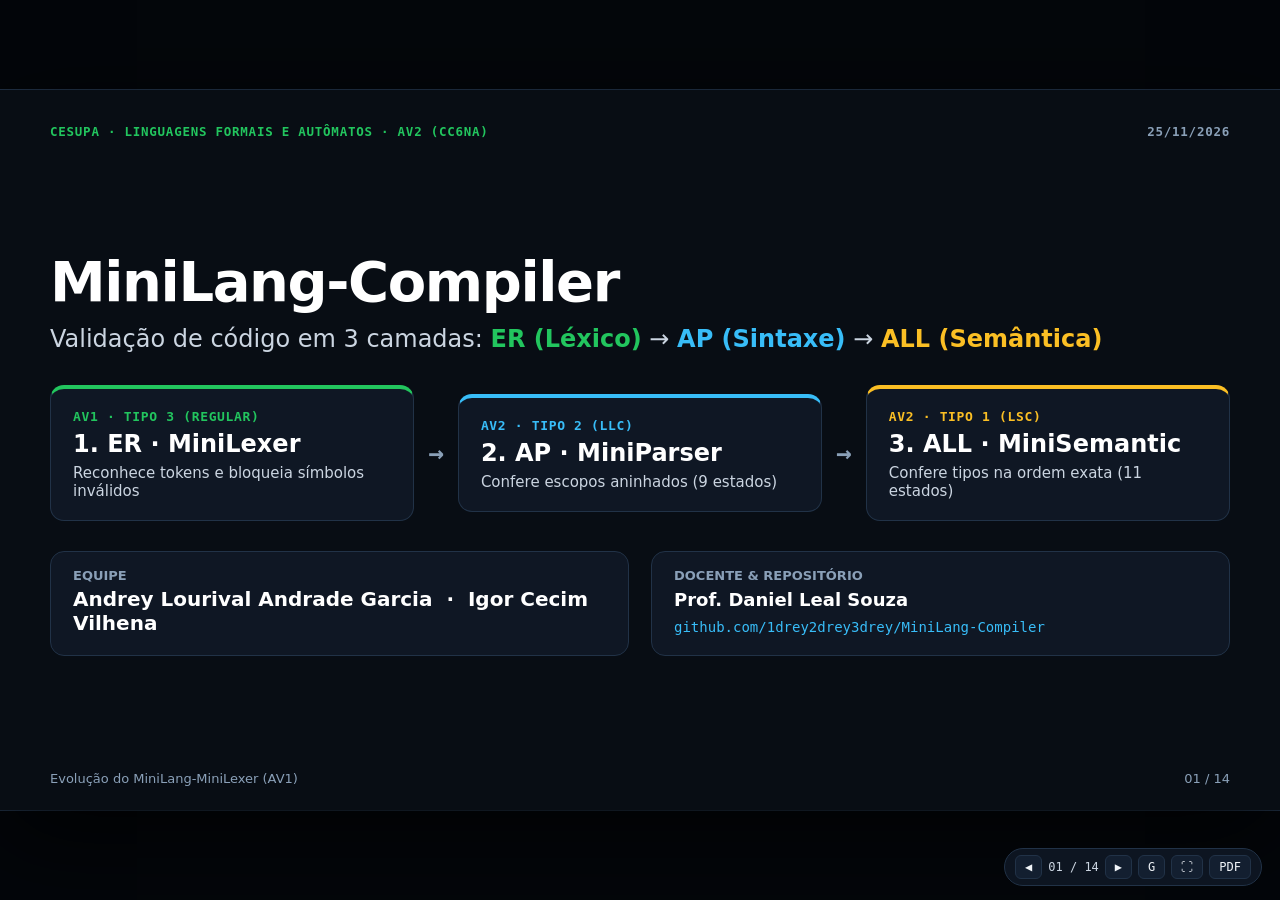
<file: docs/apresentacao_av2/slides.html>
<!DOCTYPE html>
<html lang="pt-BR">
<head>
  <meta charset="UTF-8">
  <meta name="viewport" content="width=device-width, initial-scale=1.0">
  <title>MiniLang-Compiler (AV2) — Apresentação Didática LFA</title>
  <style>
    :root {
      color-scheme: dark;
      --bg: #080d14;
      --surface: #0f1724;
      --inset: #131f30;
      --border: #213247;
      --text: #f1f5f9;
      --sub: #cbd5e1;
      --muted: #8aa0b8;
      --green: #22c55e;
      --green-soft: rgb(34 197 94 / 0.14);
      --cyan: #38bdf8;
      --cyan-soft: rgb(56 189 248 / 0.13);
      --amber: #fbbf24;
      --amber-soft: rgb(251 191 36 / 0.14);
      --red: #fb7185;
      --red-soft: rgb(251 113 133 / 0.15);
      --violet: #c084fc;
      --violet-soft: rgb(192 132 252 / 0.14);
      --sans: "Segoe UI", system-ui, -apple-system, sans-serif;
      --mono: "Cascadia Code", "JetBrains Mono", Consolas, monospace;
    }

    *, *::before, *::after { box-sizing: border-box; }

    html, body {
      margin: 0; padding: 0;
      background: #03060a;
      color: var(--text);
      font-family: var(--sans);
      -webkit-font-smoothing: antialiased;
    }

    /* ===== STAGE ===== */
    body.present-mode {
      overflow: hidden; width: 100vw; height: 100vh;
      display: flex; align-items: center; justify-content: center;
    }
    body.present-mode .deck { position: relative; width: 1280px; height: 720px; transform-origin: center center; }
    body.present-mode .slide { display: none; margin: 0; box-shadow: 0 28px 90px rgb(0 0 0 / 0.75), 0 0 0 1px var(--border); }
    body.present-mode .slide.is-current { display: flex; }

    body.overview-mode { padding: 28px 0 80px; }
    body.overview-mode .deck { display: flex; flex-direction: column; align-items: center; gap: 28px; }
    body.overview-mode .slide { box-shadow: 0 16px 48px rgb(0 0 0 / 0.65), 0 0 0 1px var(--border); }

    /* ===== SLIDE CANVAS: EXACT 16:9 (1280x720) ===== */
    .slide {
      width: 1280px; height: 720px;
      background: var(--bg);
      padding: 34px 50px 24px;
      display: flex; flex-direction: column; justify-content: space-between;
      position: relative; overflow: hidden;
      break-after: page; page-break-after: always;
    }

    /* ===== HEADER ===== */
    .ae-head { display: flex; flex-direction: column; gap: 6px; padding-bottom: 13px; border-bottom: 1px solid var(--border); }
    .ae-meta {
      display: flex; align-items: center; justify-content: space-between;
      font-family: var(--mono); font-size: 12.5px; font-weight: 700;
      letter-spacing: 0.06em; text-transform: uppercase; color: var(--cyan);
    }
    .ae-meta.amber { color: var(--amber); }
    .ae-meta.green { color: var(--green); }
    .ae-meta.violet { color: var(--violet); }
    .ae-num { color: var(--muted); font-weight: 600; }

    h1 { margin: 0; font-size: 56px; line-height: 1.06; letter-spacing: -0.025em; font-weight: 800; color: #ffffff; }
    h2.assertion { margin: 0; font-size: 28px; line-height: 1.22; letter-spacing: -0.015em; font-weight: 700; color: #ffffff; }
    h2.assertion .hi-c { color: var(--cyan); }
    h2.assertion .hi-a { color: var(--amber); }
    h2.assertion .hi-g { color: var(--green); }

    .ae-body { flex: 1; display: flex; flex-direction: column; justify-content: center; gap: 18px; padding: 14px 0 8px; min-height: 0; }
    .ae-foot { display: flex; align-items: center; justify-content: space-between; font-size: 13px; color: var(--muted); padding-top: 8px; }
    code, .mono { font-family: var(--mono); }

    /* ===== TAGS, PANELS & BULLET POINTS ===== */
    .tag {
      display: inline-flex; align-items: center; gap: 6px; padding: 4px 12px; border-radius: 999px;
      font-family: var(--mono); font-size: 12.5px; font-weight: 700; white-space: nowrap;
      border: 1px solid var(--border); background: var(--surface); color: var(--sub);
    }
    .tag.cyan { color: var(--cyan); border-color: rgb(56 189 248 / 0.45); background: var(--cyan-soft); }
    .tag.amber { color: var(--amber); border-color: rgb(251 191 36 / 0.45); background: var(--amber-soft); }
    .tag.green { color: var(--green); border-color: rgb(34 197 94 / 0.45); background: var(--green-soft); }
    .tag.red { color: var(--red); border-color: rgb(251 113 133 / 0.45); background: var(--red-soft); }
    .tag.violet { color: var(--violet); border-color: rgb(192 132 252 / 0.45); background: var(--violet-soft); }

    .panel {
      background: var(--surface); border: 1px solid var(--border); border-radius: 14px;
      padding: 20px 24px; display: flex; flex-direction: column; gap: 14px;
    }
    .panel.top-c { border-top: 4px solid var(--cyan); }
    .panel.top-a { border-top: 4px solid var(--amber); }
    .panel.top-g { border-top: 4px solid var(--green); }
    .panel.top-v { border-top: 4px solid var(--violet); }
    .panel.left-c { border-left: 5px solid var(--cyan); }
    .panel.left-a { border-left: 5px solid var(--amber); }
    .panel.left-g { border-left: 5px solid var(--green); }
    .panel.left-r { border-left: 5px solid var(--red); }

    .panel-h { display: flex; justify-content: space-between; align-items: center; gap: 10px; }
    .panel-h strong { font-size: 19px; color: #ffffff; }

    /* Crisp didactic bullet points */
    .pts {
      margin: 0; padding: 0; list-style: none;
      display: flex; flex-direction: column; gap: 14px;
      font-size: 17.5px; line-height: 1.45; color: var(--sub);
    }
    .pts li { position: relative; padding-left: 22px; }
    .pts li::before {
      content: "●";
      position: absolute;
      left: 0;
      top: 0;
      color: var(--cyan);
      font-size: 11px;
      line-height: 25px;
    }
    .pts.green li::before { color: var(--green); }
    .pts.amber li::before { color: var(--amber); }
    .pts.violet li::before { color: var(--violet); }
    .pts strong { color: #ffffff; }
    .pts code { color: #e2e8f0; background: rgb(255 255 255 / 0.06); padding: 1px 5px; border-radius: 4px; font-size: 0.92em; }
    .pts.compact { gap: 10px; font-size: 16px; }

    .grid2 { display: grid; grid-template-columns: 1fr 1fr; gap: 22px; }
    .grid3 { display: grid; grid-template-columns: repeat(3, 1fr); gap: 16px; }
    .grid4 { display: grid; grid-template-columns: repeat(4, 1fr); gap: 14px; }

    /* ===== SLIDE 1 COVER ===== */
    .cover-ribbon { display: grid; grid-template-columns: 1fr auto 1fr auto 1fr; align-items: center; gap: 14px; }
    .rib-card { background: var(--surface); border: 1px solid var(--border); border-radius: 14px; padding: 20px 22px; display: flex; flex-direction: column; gap: 6px; }
    .rib-step { font-family: var(--mono); font-size: 13px; font-weight: 700; text-transform: uppercase; letter-spacing: 0.05em; }
    .rib-title { font-size: 24px; font-weight: 800; color: #ffffff; }
    .rib-desc { font-size: 15px; color: var(--sub); }
    .big-arrow { font-family: var(--mono); font-size: 26px; font-weight: 800; color: var(--muted); }

    /* ===== CODE & MAPPING ===== */
    .code-stage {
      background: #050910; border: 1px solid var(--border); border-radius: 14px;
      padding: 22px 24px; font-family: var(--mono); font-size: 18px; line-height: 1.85;
      display: flex; flex-direction: column; justify-content: center; gap: 4px;
    }
    .code-stage .ln { color: #475f78; margin-right: 14px; user-select: none; font-size: 14px; }
    .code-stage .kw { color: #7dd3fc; font-weight: 700; }
    .code-stage .hl-c { background: rgb(56 189 248 / 0.18); border: 1px solid rgb(56 189 248 / 0.45); border-radius: 5px; padding: 1px 6px; color: #e0f2fe; font-weight: 800; }
    .code-stage .hl-a { background: rgb(251 191 36 / 0.18); border: 1px solid rgb(251 191 36 / 0.5); border-radius: 5px; padding: 1px 6px; color: #fef3c7; font-weight: 800; }

    .bridge-strip {
      background: var(--inset); border: 1px solid var(--border); border-radius: 12px;
      padding: 13px 22px; display: flex; align-items: center; justify-content: space-between;
      font-size: 16px; color: var(--sub);
    }
    .bridge-strip code { font-size: 19px; font-weight: 800; color: #ffffff; }

    /* Mini mapping table for ER / AP / ALL concept slides */
    .map-list { display: flex; flex-direction: column; gap: 10px; flex: 1; justify-content: center; }
    .map-row {
      background: var(--inset); border: 1px solid var(--border); border-radius: 10px;
      padding: 11px 16px; display: grid; grid-template-columns: 1fr auto 1fr; align-items: center; gap: 12px;
      font-family: var(--mono); font-size: 15.5px;
    }
    .map-row .m-l { color: #ffffff; font-weight: 700; }
    .map-row .m-a { color: var(--muted); font-weight: 800; }
    .map-row .m-r { text-align: right; font-weight: 700; }
    .map-row.err { border-color: rgb(251 113 133 / 0.5); background: var(--red-soft); }

    /* Spec pill grid for AP & ALL concept slides */
    .spec-grid { display: grid; grid-template-columns: 1fr 1fr; gap: 12px; }
    .spec-box {
      background: var(--inset); border: 1px solid var(--border); border-radius: 10px;
      padding: 13px 16px; display: flex; flex-direction: column; gap: 5px;
    }
    .spec-box span { font-size: 12.5px; font-weight: 700; text-transform: uppercase; color: var(--muted); font-family: var(--mono); }
    .spec-box strong { font-family: var(--mono); font-size: 16.5px; color: #ffffff; }

    /* ===== SLIDE 4 ANATOMY ===== */
    .dissect-box { background: var(--surface); border: 1px solid var(--border); border-radius: 16px; padding: 24px 26px; display: flex; flex-direction: column; gap: 18px; }
    .dissect-row { display: flex; align-items: stretch; justify-content: center; gap: 10px; font-family: var(--mono); }
    .d-chunk { display: flex; flex-direction: column; align-items: center; justify-content: center; gap: 8px; padding: 15px 22px; border-radius: 12px; border: 2px solid var(--border); }
    .d-chunk .sym { font-size: 28px; font-weight: 800; letter-spacing: 0.04em; }
    .d-chunk .lbl { font-family: var(--sans); font-size: 13.5px; font-weight: 700; }
    .d-chunk.c { background: var(--cyan-soft); border-color: var(--cyan); color: #e0f2fe; }
    .d-chunk.c .lbl { color: var(--cyan); }
    .d-chunk.a { background: var(--amber-soft); border-color: var(--amber); color: #fef3c7; }
    .d-chunk.a .lbl { color: var(--amber); }
    .d-chunk.m { background: var(--inset); border-color: var(--border); color: var(--muted); padding: 15px 15px; }

    /* ===== SLIDE 5 PUMPING ===== */
    .visual-demo {
      background: var(--inset); border: 1px solid var(--border); border-radius: 12px;
      padding: 14px 16px; display: flex; flex-direction: column; gap: 10px; align-items: center;
    }
    .tok-row { display: flex; align-items: center; gap: 6px; font-family: var(--mono); font-size: 19px; font-weight: 800; }
    .tok { padding: 5px 10px; border-radius: 7px; border: 1px solid var(--border); background: var(--surface); }
    .tok.r { background: var(--red-soft); border-color: var(--red); color: #fecdd3; }
    .lifo-compare { display: grid; grid-template-columns: 1fr 1fr; gap: 10px; width: 100%; }
    .lc-box { background: var(--surface); border: 1px solid var(--border); border-radius: 9px; padding: 9px 10px; text-align: center; font-family: var(--mono); font-size: 13.5px; }
    .lc-box strong { display: block; font-family: var(--sans); font-size: 13px; margin-bottom: 3px; }

    /* ===== SLIDE 7 GLC ===== */
    .rule-card { background: var(--inset); border: 1px solid var(--border); border-radius: 10px; padding: 12px 16px; display: flex; flex-direction: column; gap: 5px; }
    .rule-lbl { font-size: 12.5px; font-weight: 700; text-transform: uppercase; letter-spacing: 0.04em; color: var(--muted); }
    .rule-code { font-family: var(--mono); font-size: 18px; font-weight: 700; color: #ffffff; }
    .build-steps { display: flex; flex-direction: column; justify-content: space-between; gap: 11px; flex: 1; }
    .b-step { background: var(--inset); border: 1px solid var(--border); border-radius: 10px; padding: 12px 15px; display: flex; align-items: center; justify-content: space-between; gap: 12px; }
    .b-step.ok { background: var(--green-soft); border-color: rgb(34 197 94 / 0.45); }
    .b-step .b-num { font-family: var(--mono); font-size: 13px; font-weight: 800; color: var(--cyan); min-width: 80px; }
    .b-step .b-str { font-family: var(--mono); font-size: 18px; font-weight: 700; color: #ffffff; flex: 1; }
    .b-step .b-note { font-size: 13.5px; color: var(--sub); text-align: right; }

    /* ===== SLIDE 8 STACK STORY ===== */
    .stack-story { display: grid; grid-template-columns: repeat(5, 1fr); gap: 14px; flex: 1; align-items: stretch; }
    .st-frame { background: var(--surface); border: 1px solid var(--border); border-radius: 14px; padding: 16px 14px; display: flex; flex-direction: column; align-items: center; justify-content: space-between; gap: 10px; }
    .st-frame.final { border-color: var(--green); background: linear-gradient(180deg, var(--surface), rgb(34 197 94 / 0.08)); }
    .st-top { text-align: center; }
    .st-top .st-step { font-family: var(--mono); font-size: 12px; font-weight: 700; color: var(--muted); text-transform: uppercase; }
    .st-top .st-read { font-family: var(--mono); font-size: 20px; font-weight: 800; color: #ffffff; margin-top: 4px; }
    .st-tower { display: flex; flex-direction: column; align-items: center; justify-content: flex-end; gap: 6px; flex: 1; width: 100%; }
    .s-blk { width: 72px; height: 36px; border-radius: 8px; border: 2px solid var(--cyan); background: var(--cyan-soft); color: #ffffff; font-family: var(--mono); font-size: 20px; font-weight: 800; display: flex; align-items: center; justify-content: center; }
    .s-blk.p { border-color: var(--amber); background: var(--amber-soft); color: #fef3c7; }
    .s-blk.z { border-color: var(--green); background: var(--green-soft); color: #bbf7d0; }
    .st-action { font-size: 14px; font-weight: 700; color: var(--sub); text-align: center; }

    .err-strip {
      background: var(--red-soft); border: 1px solid rgb(251 113 133 / 0.5); border-radius: 12px;
      padding: 13px 22px; display: flex; align-items: center; justify-content: space-between;
      font-size: 16.5px; color: #ffe4e6;
    }
    .err-strip code { font-size: 18px; font-weight: 800; color: #ffffff; }

    /* ===== SLIDES 9 & 12 FULL-WIDTH SVG ===== */
    .full-svg-card {
      background: var(--surface); border: 1px solid var(--border); border-radius: 16px;
      padding: 14px 18px; flex: 1; display: flex; align-items: center; justify-content: center; min-height: 0;
    }
    .full-svg-card svg { width: 100%; height: 100%; max-height: 410px; display: block; }

    .aut-node { fill: #0d1624; stroke: #4e6985; stroke-width: 2.2; }
    .aut-node.init { stroke: var(--green); stroke-width: 2.5; }
    .aut-node.c { fill: rgb(56 189 248 / 0.16); stroke: var(--cyan); stroke-width: 2.6; }
    .aut-node.a { fill: rgb(251 191 36 / 0.14); stroke: var(--amber); stroke-width: 2.4; }
    .aut-node.v { fill: rgb(192 132 252 / 0.14); stroke: var(--violet); stroke-width: 2.4; }
    .aut-node.ok { fill: rgb(34 197 94 / 0.22); stroke: var(--green); stroke-width: 2.8; }
    .aut-lbl { font-family: var(--mono); font-size: 15px; font-weight: 800; fill: #ffffff; text-anchor: middle; dominant-baseline: central; }
    .aut-edge { fill: none; stroke: #647f9c; stroke-width: 2; }
    .aut-edge.c { stroke: var(--cyan); stroke-width: 2.4; }
    .aut-edge.a { stroke: var(--amber); stroke-width: 2.3; }
    .aut-edge.v { stroke: var(--violet); stroke-width: 2.3; }
    .aut-edge.g { stroke: var(--green); stroke-width: 2.5; }
    .aut-elbl { font-family: var(--mono); font-size: 12.5px; font-weight: 700; fill: #dbeafe; text-anchor: middle; }
    .aut-elbl.c { fill: #7dd3fc; }
    .aut-elbl.a { fill: #fde68a; }
    .aut-elbl.v { fill: #e9d5ff; }
    .aut-elbl.g { fill: #86efac; }

    .zone-strip { display: grid; grid-template-columns: repeat(3, 1fr); gap: 14px; }
    .zone-strip.four { grid-template-columns: repeat(4, 1fr); }
    .zone-card { background: var(--surface); border: 1px solid var(--border); border-radius: 10px; padding: 10px 14px; display: flex; align-items: center; justify-content: space-between; font-size: 14px; color: var(--sub); }
    .zone-card strong { color: #ffffff; font-family: var(--mono); }

    /* ===== SLIDE 11 TAPE STORY ===== */
    .tape-story { display: flex; flex-direction: column; gap: 14px; flex: 1; justify-content: center; }
    .ts-row {
      background: var(--surface); border: 1px solid var(--border); border-radius: 14px;
      padding: 14px 22px; display: grid; grid-template-columns: 280px 1fr 250px; align-items: center; gap: 20px;
    }
    .ts-row.ok { border-color: rgb(34 197 94 / 0.5); background: linear-gradient(90deg, var(--surface), rgb(34 197 94 / 0.08)); }
    .ts-title strong { font-size: 17px; color: #ffffff; display: block; }
    .ts-title span { font-size: 14px; color: var(--muted); }
    .big-tape { display: grid; grid-template-columns: repeat(9, 1fr); gap: 6px; }
    .bt-cell {
      height: 46px; border-radius: 8px; border: 2px solid var(--border); background: var(--inset);
      font-family: var(--mono); font-size: 21px; font-weight: 800; color: #ffffff;
      display: flex; align-items: center; justify-content: center;
    }
    .bt-cell.b { background: var(--red-soft); border-color: var(--red); color: #fecdd3; }
    .bt-cell.mi { background: var(--cyan-soft); border-color: var(--cyan); color: #bae6fd; }
    .bt-cell.ms { background: var(--amber-soft); border-color: var(--amber); color: #fde68a; }
    .bt-cell.sep { color: var(--muted); background: #070c14; }
    .bt-cell.hd { outline: 3px solid var(--green); outline-offset: 2px; box-shadow: 0 0 16px rgb(34 197 94 / 0.45); }
    .ts-result { font-size: 15px; font-weight: 700; color: var(--sub); text-align: right; }

    /* ===== SLIDE 13 KPI + LIMITATIONS ===== */
    .kpi { background: var(--surface); border: 1px solid var(--border); border-radius: 14px; padding: 18px 20px; display: flex; flex-direction: column; gap: 4px; }
    .kpi .num { font-family: var(--mono); font-size: 42px; font-weight: 800; line-height: 1; }
    .kpi .lbl { font-size: 16px; font-weight: 700; color: #ffffff; margin-top: 4px; }
    .kpi .sub { font-size: 13px; color: var(--muted); }
    .sc-strip { display: grid; grid-template-columns: repeat(4, 1fr); gap: 12px; }
    .sc-pill { background: var(--inset); border: 1px solid var(--border); border-radius: 10px; padding: 10px 14px; display: flex; flex-direction: column; gap: 4px; }
    .sc-pill strong { font-family: var(--mono); font-size: 14px; color: #ffffff; }
    .sc-pill span { font-size: 13px; color: var(--sub); }
    .lim-box { background: var(--surface); border: 1px solid var(--border); border-left: 4px solid var(--amber); border-radius: 12px; padding: 14px 18px; }
    .lim-box strong { font-size: 17px; color: #ffffff; display: block; margin-bottom: 4px; }
    .lim-box span { font-size: 14.5px; color: var(--sub); }

    /* ===== SLIDE 14 DEMO ===== */
    .live-box {
      background: linear-gradient(135deg, rgb(34 197 94 / 0.14), rgb(56 189 248 / 0.12));
      border: 1px solid rgb(34 197 94 / 0.5); border-radius: 16px;
      padding: 22px 26px; display: flex; flex-direction: column; gap: 15px;
    }
    .live-grid { display: grid; grid-template-columns: 1fr auto 1fr auto 1fr; align-items: center; gap: 14px; }
    .live-card { background: rgb(8 13 20 / 0.85); border: 1px solid var(--border); border-radius: 12px; padding: 15px 18px; }
    .live-card .lc-n { font-family: var(--mono); font-size: 12.5px; font-weight: 800; color: var(--green); margin-bottom: 4px; }
    .live-card .lc-t { font-size: 20px; font-weight: 800; color: #ffffff; margin-bottom: 4px; }
    .live-card .lc-d { font-size: 14px; color: var(--sub); }

    /* ===== HUD ===== */
    .hud {
      position: fixed; bottom: 14px; right: 18px; z-index: 999;
      display: flex; align-items: center; gap: 6px; padding: 6px 10px;
      border-radius: 999px; background: rgb(15 23 36 / 0.92); border: 1px solid var(--border);
      font-family: var(--mono); font-size: 12px; color: var(--sub);
    }
    .hud button { background: var(--inset); color: var(--text); border: 1px solid var(--border); border-radius: 6px; padding: 4px 9px; font-family: var(--mono); font-size: 12px; cursor: pointer; }
    .hud button:hover { border-color: var(--cyan); color: var(--cyan); }

    /* ===== PRINT / PDF 16:9 ===== */
    @page { size: 1280px 720px; margin: 0; }
    @media print {
      html, body, body.present-mode, body.overview-mode {
        width: 1280px; height: auto; overflow: visible !important; display: block !important;
        padding: 0 !important; margin: 0 !important; background: var(--bg) !important;
        -webkit-print-color-adjust: exact; print-color-adjust: exact;
      }
      .hud { display: none !important; }
      body.present-mode .deck, body.overview-mode .deck { display: block !important; width: 1280px !important; height: auto !important; transform: none !important; gap: 0 !important; }
      body.present-mode .slide, body.overview-mode .slide, .slide {
        display: flex !important; width: 1280px !important; height: 720px !important;
        margin: 0 !important; box-shadow: none !important;
        break-after: page; page-break-after: always;
        -webkit-print-color-adjust: exact; print-color-adjust: exact;
      }
      .slide:last-child { break-after: auto; page-break-after: auto; }
    }
  </style>
</head>
<body class="present-mode">

  <div class="hud" aria-label="Controles">
    <button type="button" onclick="nav(-1)" title="Anterior (←)">◀</button>
    <span id="hud-pos">01 / 14</span>
    <button type="button" onclick="nav(1)" title="Próximo (→)">▶</button>
    <button type="button" onclick="toggleMode()" title="Grade (G)">G</button>
    <button type="button" onclick="toggleFullscreen()" title="Tela cheia (F)">⛶</button>
    <button type="button" onclick="window.print()" title="PDF">PDF</button>
  </div>

  <main class="deck" id="deck">

    <!-- ================================================================
         SLIDE 1 — CAPA
         ================================================================ -->
    <section class="slide is-current">
      <div class="ae-head" style="border-bottom:none; padding-bottom:0;">
        <div class="ae-meta green"><span>CESUPA · Linguagens Formais e Autômatos · AV2 (CC6NA)</span><span class="ae-num">25/11/2026</span></div>
      </div>

      <div class="ae-body" style="gap:30px;">
        <div>
          <h1>MiniLang-Compiler</h1>
          <p style="margin:12px 0 0; font-size:24px; color:var(--sub); line-height:1.35;">
            Validação de código em 3 camadas: <strong style="color:var(--green);">ER (Léxico)</strong> → <strong style="color:var(--cyan);">AP (Sintaxe)</strong> → <strong style="color:var(--amber);">ALL (Semântica)</strong>
          </p>
        </div>

        <div class="cover-ribbon">
          <div class="rib-card" style="border-top:4px solid var(--green);">
            <span class="rib-step" style="color:var(--green);">AV1 · Tipo 3 (Regular)</span>
            <span class="rib-title">1. ER · MiniLexer</span>
            <span class="rib-desc">Reconhece tokens e bloqueia símbolos inválidos</span>
          </div>
          <div class="big-arrow">→</div>
          <div class="rib-card" style="border-top:4px solid var(--cyan);">
            <span class="rib-step" style="color:var(--cyan);">AV2 · Tipo 2 (LLC)</span>
            <span class="rib-title">2. AP · MiniParser</span>
            <span class="rib-desc">Confere escopos aninhados (9 estados)</span>
          </div>
          <div class="big-arrow">→</div>
          <div class="rib-card" style="border-top:4px solid var(--amber);">
            <span class="rib-step" style="color:var(--amber);">AV2 · Tipo 1 (LSC)</span>
            <span class="rib-title">3. ALL · MiniSemantic</span>
            <span class="rib-desc">Confere tipos na ordem exata (11 estados)</span>
          </div>
        </div>

        <div class="grid2">
          <div class="panel" style="padding:16px 22px; gap:4px;">
            <span style="font-size:13px; color:var(--muted); font-weight:700; text-transform:uppercase;">Equipe</span>
            <span style="font-size:20px; font-weight:700; color:#fff;">Andrey Lourival Andrade Garcia &nbsp;·&nbsp; Igor Cecim Vilhena</span>
          </div>
          <div class="panel" style="padding:16px 22px; gap:4px;">
            <span style="font-size:13px; color:var(--muted); font-weight:700; text-transform:uppercase;">Docente &amp; Repositório</span>
            <span style="font-size:18px; color:var(--sub); line-height:1.45;"><strong style="color:#fff;">Prof. Daniel Leal Souza</strong><br><code style="color:var(--cyan); font-size:14px;">github.com/1drey2drey3drey/MiniLang-Compiler</code></span>
          </div>
        </div>
      </div>

      <div class="ae-foot">
        <span>Evolução do MiniLang-MiniLexer (AV1)</span>
        <span>01 / 14</span>
      </div>
    </section>

    <!-- ================================================================
         SLIDE 2 — CONCEITO × TEMA DA AV2
         ================================================================ -->
    <section class="slide">
      <div class="ae-head">
        <div class="ae-meta green"><span>Conceito do Projeto × Tema da Lauda</span><span class="ae-num">02 / 14</span></div>
        <h2 class="assertion">O MiniLang-Compiler une os 3 níveis da Hierarquia de Chomsky num único fluxo.</h2>
      </div>

      <div class="ae-body">
        <div class="grid2" style="align-items:stretch;">
          <div class="code-stage">
            <div><span class="ln">1</span><span class="kw">program</span> matricula <span class="hl-c">{</span></div>
            <div><span class="ln">2</span>  <span class="kw">if</span> <span class="hl-c">((</span>ativo<span class="hl-c">))</span> <span class="hl-c">{ }</span></div>
            <div><span class="ln">3</span>  <span class="kw">func</span> matricular(<span class="hl-a">int, string, int</span>);</div>
            <div><span class="ln">4</span>  matricular(<span class="hl-a">101, "ana", 2026</span>);</div>
            <div><span class="ln">5</span><span class="hl-c">}</span></div>
          </div>

          <div class="panel top-g" style="justify-content:center;">
            <div class="panel-h"><strong>O que o compilador verifica nesse código</strong><span class="tag green">3 camadas</span></div>
            <ul class="pts green">
              <li><strong>1. Léxico (ER · AV1):</strong> reconhece palavras e símbolos válidos do alfabeto.</li>
              <li><strong>2. Sintaxe (AP · Etapa 1):</strong> garante que blocos <code style="color:var(--cyan);">{ }</code> e <code style="color:var(--cyan);">( )</code> abrem e fecham certo.</li>
              <li><strong>3. Semântica (ALL · Etapa 2):</strong> garante que <code style="color:var(--amber);">func(int, string, int)</code> bate com <code style="color:var(--amber);">(101, "ana", 2026)</code>.</li>
            </ul>
          </div>
        </div>

        <div class="bridge-strip">
          <span><strong>Saída da camada léxica para os autômatos da AV2:</strong></span>
          <code><span style="color:var(--cyan);">p{(()){}}</span>#<span style="color:var(--amber);">isi:isi</span>;</code>
        </div>
      </div>

      <div class="ae-foot">
        <span>Problema original de compiladores (Variante A) — distinto dos exemplos de sala</span>
        <span>02 / 14</span>
      </div>
    </section>

    <!-- ================================================================
         SLIDE 3 — [NOVO] O QUE É ER NO MINILANG-COMPILER?
         ================================================================ -->
    <section class="slide">
      <div class="ae-head">
        <div class="ae-meta green"><span>Camada 1 (AV1) · Expressões Regulares</span><span class="ae-num">03 / 14</span></div>
        <h2 class="assertion">No MiniLang-Compiler, as <span class="hi-g">ERs</span> leem o código-fonte e filtram o alfabeto.</h2>
      </div>

      <div class="ae-body">
        <div class="grid2" style="flex:1;">
          <div class="panel top-g" style="justify-content:flex-start; gap:20px;">
            <div class="panel-h"><strong>O que é ER no nosso compilador?</strong><span class="tag green">Tipo 3 · Regular</span></div>
            <ul class="pts green">
              <li><strong>Definição:</strong> padrão formal sem pilha nem fita, executado pelo <code>MiniLexer</code> (AFNε de Thompson).</li>
              <li><strong>Papel no fluxo:</strong> transforma o texto <code>programa.min</code> em tokens e projeta 1:1 para o alfabeto <code>Σ_AP</code>.</li>
              <li><strong>Barreira léxica:</strong> bloqueia caracteres estranhos (como <code>@</code> ou <code>$</code>) antes dos autômatos.</li>
              <li><strong>Limitação:</strong> ER não tem memória para contar profundidade de <code>{ }</code> e <code>( )</code>.</li>
            </ul>
          </div>

          <div class="panel" style="justify-content:space-between;">
            <div class="panel-h"><strong>Projeção mecânica (sem checar regras)</strong><span class="tag">MiniLexer → Σ_AP</span></div>
            <div class="map-list">
              <div class="map-row"><span class="m-l">program</span><span class="m-a">→</span><span class="m-r" style="color:var(--cyan);">p</span></div>
              <div class="map-row"><span class="m-l">{ } &nbsp; ( )</span><span class="m-a">→</span><span class="m-r" style="color:var(--cyan);">{ } &nbsp; ( )</span></div>
              <div class="map-row"><span class="m-l">int &nbsp;/&nbsp; 101</span><span class="m-a">→</span><span class="m-r" style="color:var(--amber);">i</span></div>
              <div class="map-row"><span class="m-l">string &nbsp;/&nbsp; "ana"</span><span class="m-a">→</span><span class="m-r" style="color:var(--amber);">s</span></div>
              <div class="map-row err"><span class="m-l">@ &nbsp;(LEX-01)</span><span class="m-a">→</span><span class="m-r" style="color:var(--red);">✗ ERRO LÉXICO</span></div>
            </div>
          </div>
        </div>
      </div>

      <div class="ae-foot">
        <span>MiniLexer (AV1) continua ativo em src/lexer.py · Modo raw também permite digitar Σ_AP direto</span>
        <span>03 / 14</span>
      </div>
    </section>

    <!-- ================================================================
         SLIDE 4 — PIPELINE EM 2 ETAPAS (CONEXÃO AP → ALL)
         ================================================================ -->
    <section class="slide">
      <div class="ae-head">
        <div class="ae-meta"><span>Integração das Etapas da AV2</span><span class="ae-num">04 / 14</span></div>
        <h2 class="assertion">O <span class="hi-c">AP</span> valida a sintaxe primeiro; só se aceitar, o <span class="hi-a">ALL</span> valida a fatia <code style="color:var(--amber);">w:u</code>.</h2>
      </div>

      <div class="ae-body">
        <div class="dissect-box">
          <div style="display:flex; justify-content:space-between; align-items:center;">
            <span style="font-size:14.5px; font-weight:700; color:var(--muted);">CADEIA PRINCIPAL DA DEMO — INT-01 (30 SÍMBOLOS)</span>
            <span class="tag green">i = int · s = string</span>
          </div>
          <div class="dissect-row">
            <div class="d-chunk c">
              <span class="sym">p{(()){}}</span>
              <span class="lbl">Etapa 1 · AP (Escopos)</span>
            </div>
            <div class="d-chunk m"><span class="sym">#</span><span class="lbl">separa</span></div>
            <div class="d-chunk a">
              <span class="sym">isisiisis : isisiisis</span>
              <span class="lbl">Fatia extraída → Etapa 2 · ALL (19 chars)</span>
            </div>
            <div class="d-chunk m"><span class="sym">;</span><span class="lbl">fim</span></div>
          </div>
        </div>

        <div class="panel" style="padding:18px 24px;">
          <ul class="pts compact">
            <li><strong style="color:var(--green);">INT-01 (Aceita tudo):</strong> AP aceita em 31 passos → extrai <code>isisiisis:isisiisis</code> → ALL aceita em 201 passos.</li>
            <li><strong style="color:var(--red);">INT-02 (Erro sintático):</strong> faltou fechar <code>}</code> → AP rejeita em <code>q2</code> → <strong>ALL nem executa (SKIP)</strong>.</li>
            <li><strong style="color:var(--amber);">INT-03 (Erro semântico):</strong> sintaxe OK (AP aceita), mas ordem final trocada (<code>is</code> ≠ <code>si</code>) → <strong>ALL rejeita em <code>q4</code></strong>.</li>
          </ul>
        </div>
      </div>

      <div class="ae-foot">
        <span>Conexão real entre estágios exigida pela lauda (sem atalhos fora dos autômatos)</span>
        <span>04 / 14</span>
      </div>
    </section>

    <!-- ================================================================
         SLIDE 5 — CHOMSKY & BOMBEAMENTO
         ================================================================ -->
    <section class="slide">
      <div class="ae-head">
        <div class="ae-meta violet"><span>Fundamentação Formal · Hierarquia de Chomsky</span><span class="ae-num">05 / 14</span></div>
        <h2 class="assertion">ER não conta profundidade; pilha (LIFO) não compara tipos na mesma ordem.</h2>
      </div>

      <div class="ae-body">
        <div class="grid2" style="flex:1;">
          <div class="panel top-c" style="justify-content:space-between;">
            <div class="panel-h"><strong>Por que L₁ exige AP?</strong><span class="tag cyan">L₁ ∈ LLC \ LR</span></div>
            <div class="visual-demo">
              <div class="tok-row">
                <span class="tok r">p</span><span class="tok r">{</span><span class="tok r">( ( (</span>
                <span class="tok">) ) )</span><span class="tok">}#i:i;</span>
              </div>
              <div style="font-family:var(--mono); font-size:14.5px; color:var(--sub);">
                Bombear <code>y=((</code> → <strong style="color:#fecdd3;">p{((((())))}#i:i;</strong> <strong style="color:var(--red);">✗</strong>
              </div>
            </div>
            <ul class="pts compact">
              <li>Pelo <strong>Lema do Bombeamento Regular</strong>, <code>|xy| ≤ p</code> prende <code>y</code> no início.</li>
              <li>Repetir <code>y</code> duplica <code>p</code>, <code>{</code> ou cria mais <code>(</code> que <code>)</code>.</li>
              <li><strong>Conclusão:</strong> AFD/ER não resolve → precisa de <strong>AP</strong>.</li>
            </ul>
          </div>

          <div class="panel top-a" style="justify-content:space-between;">
            <div class="panel-h"><strong>Por que L₂ = w:w exige ALL?</strong><span class="tag amber">L₂ ∈ LSC \ LLC</span></div>
            <div class="visual-demo">
              <div class="lifo-compare">
                <div class="lc-box" style="border-color:rgb(251 113 133 / 0.45);">
                  <strong style="color:var(--red);">Pilha (LIFO) inverte ✗</strong>
                  <code>i s</code> → sai <code>s i</code>
                </div>
                <div class="lc-box" style="border-color:rgb(34 197 94 / 0.45);">
                  <strong style="color:var(--green);">Fita (ALL) mesma ordem ✓</strong>
                  <code>i s : i s</code>
                </div>
              </div>
              <div style="font-family:var(--mono); font-size:14.5px; color:var(--sub);">
                <code>iiss:iiss</code> → bombear cruzando <code>:</code> → <strong style="color:#fecdd3;">iisss:iiiss</strong> <strong style="color:var(--red);">✗</strong>
              </div>
            </div>
            <ul class="pts compact amber">
              <li>Pelo <strong>Lema do Bombeamento LLC</strong>, <code>|vwx| ≤ p</code> não alcança blocos iguais nos dois lados.</li>
              <li><strong>Conclusão:</strong> AP não resolve → precisa de <strong>ALL</strong>.</li>
            </ul>
          </div>
        </div>
      </div>

      <div class="ae-foot">
        <span>Referências: Sipser (2013) · Hopcroft, Motwani &amp; Ullman (2007)</span>
        <span>05 / 14</span>
      </div>
    </section>

    <!-- ================================================================
         SLIDE 6 — [NOVO] O QUE É O AP NO MINILANG-COMPILER?
         ================================================================ -->
    <section class="slide">
      <div class="ae-head">
        <div class="ae-meta"><span>Camada 2 (AV2 · Etapa 1) · Autômato de Pilha</span><span class="ae-num">06 / 14</span></div>
        <h2 class="assertion">No MiniLang-Compiler, o <span class="hi-c">AP</span> usa uma pilha LIFO para validar escopos e estrutura.</h2>
      </div>

      <div class="ae-body">
        <div class="grid2" style="flex:1;">
          <div class="panel top-c" style="justify-content:flex-start; gap:20px;">
            <div class="panel-h"><strong>O que é o AP no nosso compilador?</strong><span class="tag cyan">Tipo 2 · DPDA</span></div>
            <ul class="pts">
              <li><strong>Definição:</strong> autômato finito + <strong>pilha ilimitada</strong> (o último símbolo que entra é o primeiro que sai).</li>
              <li><strong>Papel aqui (<code>MiniParser</code>):</strong> valida a sintaxe <code>p{α}#w:u;</code> com aninhamento arbitrário de <code>{ }</code> e <code>( )</code>.</li>
              <li><strong>Regra de ouro:</strong> abriu bloco → <strong>empilha</strong>; fechou bloco → <strong>desempilha</strong> o par exato do topo.</li>
              <li><strong>Aceitação e parada:</strong> atinge <code>q8</code> lendo 100% da entrada, sempre em no máximo <code>n + 1</code> passos.</li>
            </ul>
          </div>

          <div class="panel" style="justify-content:space-between;">
            <div class="panel-h"><strong>Ficha Técnica do MiniParser</strong><span class="tag">ap.jff</span></div>
            <div class="spec-grid">
              <div class="spec-box"><span>Estados</span><strong style="color:var(--cyan);">9 estados (q0..q8)</strong></div>
              <div class="spec-box"><span>Determinismo</span><strong style="color:var(--green);">0 não-det. (JFLAP)</strong></div>
              <div class="spec-box"><span>Alfabeto Pilha Γ</span><strong>{ Z, {, ( }</strong></div>
              <div class="spec-box"><span>Transições</span><strong>20 regras · O(n)</strong></div>
            </div>
            <div class="bridge-strip" style="padding:12px 16px;">
              <span>Critério de aceitação:</span>
              <code style="font-size:15.5px; color:var(--green);">Estado final q8 + pilha Z + fim da entrada</code>
            </div>
          </div>
        </div>
      </div>

      <div class="ae-foot">
        <span>AP valida o formato (incluindo que assinatura e chamada não são vazias), mas não compara se w = u</span>
        <span>06 / 14</span>
      </div>
    </section>

    <!-- ================================================================
         SLIDE 7 — ETAPA 1: GLC LL(1) & DERIVAÇÃO
         ================================================================ -->
    <section class="slide">
      <div class="ae-head">
        <div class="ae-meta"><span>Etapa 1 · Gramática Livre de Contexto</span><span class="ae-num">07 / 14</span></div>
        <h2 class="assertion">Nove regras LL(1) geram todo programa válido — cada <code style="color:var(--cyan);">B</code> espelha a pilha do AP.</h2>
      </div>

      <div class="ae-body">
        <div class="grid2" style="flex:1;">
          <div class="panel top-c" style="justify-content:space-between;">
            <div class="panel-h"><strong>Regras da GLC (glc.jff)</strong><span class="tag cyan">9 produções</span></div>
            <div class="rule-card">
              <span class="rule-lbl">1. Molde do programa</span>
              <span class="rule-code"><span style="color:var(--cyan);">S</span> → p{ <span style="color:var(--cyan);">B</span> }# <span style="color:var(--amber);">T</span> : <span style="color:var(--amber);">T</span> ;</span>
            </div>
            <div class="rule-card">
              <span class="rule-lbl">2. Escopos aninhados (vira a Pilha em q2)</span>
              <span class="rule-code"><span style="color:var(--cyan);">B</span> → {B}B &nbsp;|&nbsp; (B)B &nbsp;|&nbsp; ε</span>
            </div>
            <div class="rule-card">
              <span class="rule-lbl">3. Tipos não-vazios (q4→q5 e q6→q7)</span>
              <span class="rule-code"><span style="color:var(--amber);">T</span> → iR | sR &nbsp;&nbsp; <span style="color:var(--amber);">R</span> → iR | sR | ε</span>
            </div>
          </div>

          <div class="panel" style="justify-content:space-between;">
            <div class="panel-h"><strong>Construção passo a passo (Derivação)</strong><span class="tag violet">Sem ambiguidade</span></div>
            <div class="build-steps">
              <div class="b-step"><span class="b-num">1. Molde</span><span class="b-str">p{ <span style="color:var(--cyan);">B</span> }# T : T ;</span><span class="b-note">P1</span></div>
              <div class="b-step"><span class="b-num">2. Escopos</span><span class="b-str">p{ <span style="color:var(--cyan);">(()){}</span> }# <span style="color:var(--amber);">T</span> : T ;</span><span class="b-note">P2, P3, P4</span></div>
              <div class="b-step"><span class="b-num">3. Assin.</span><span class="b-str">p{(()){}}#<span style="color:var(--amber);">isi</span>:<span style="color:var(--amber);">T</span>;</span><span class="b-note">P5..P9</span></div>
              <div class="b-step ok"><span class="b-num" style="color:var(--green);">4. Final</span><span class="b-str">p{(()){}}#isi:isi;</span><span class="b-note" style="color:#bbf7d0;">✓ L(G) = L(AP)</span></div>
            </div>
          </div>
        </div>
      </div>

      <div class="ae-foot">
        <span>Para INT-01 (30 chars), são exatamente 28 passos determinísticos (veremos ao vivo em ./glc)</span>
        <span>07 / 14</span>
      </div>
    </section>

    <!-- ================================================================
         SLIDE 8 — ETAPA 1: PILHA DO AP NA PRÁTICA
         ================================================================ -->
    <section class="slide">
      <div class="ae-head">
        <div class="ae-meta"><span>Etapa 1 · Pilha em Funcionamento</span><span class="ae-num">08 / 14</span></div>
        <h2 class="assertion">Cada abertura empilha; cada fechamento desempilha — voltar a <code style="color:var(--green);">Z</code> fecha o escopo.</h2>
      </div>

      <div class="ae-body">
        <div class="stack-story">
          <div class="st-frame">
            <div class="st-top"><div class="st-step">1. Abre</div><div class="st-read">p<span style="color:var(--cyan);">{</span></div></div>
            <div class="st-tower"><div class="s-blk">{</div><div class="s-blk z">Z</div></div>
            <div class="st-action">Empilha <code>{</code></div>
          </div>
          <div class="st-frame">
            <div class="st-top"><div class="st-step">2. Aninha</div><div class="st-read"><span style="color:var(--amber);">((</span></div></div>
            <div class="st-tower"><div class="s-blk p">(</div><div class="s-blk p">(</div><div class="s-blk">{</div><div class="s-blk z">Z</div></div>
            <div class="st-action">Empilha dois <code>(</code></div>
          </div>
          <div class="st-frame">
            <div class="st-top"><div class="st-step">3. Fecha</div><div class="st-read"><span style="color:var(--amber);">))</span></div></div>
            <div class="st-tower"><div class="s-blk">{</div><div class="s-blk z">Z</div></div>
            <div class="st-action">Desempilha <code>(</code></div>
          </div>
          <div class="st-frame">
            <div class="st-top"><div class="st-step">4. Zera</div><div class="st-read"><span style="color:var(--cyan);">{}</span> e <span style="color:var(--cyan);">}</span></div></div>
            <div class="st-tower"><div class="s-blk z">Z</div></div>
            <div class="st-action">Voltou à base <code>Z</code></div>
          </div>
          <div class="st-frame final">
            <div class="st-top"><div class="st-step" style="color:var(--green);">5. Tipos</div><div class="st-read" style="color:var(--green);">#w:u;</div></div>
            <div class="st-tower"><div class="s-blk z">Z</div></div>
            <div class="st-action" style="color:var(--green);"><code>ε,Z/Z</code> → <strong>ACEITA q8</strong></div>
          </div>
        </div>

        <div class="err-strip">
          <span><strong>Exemplo de erro:</strong> em <code>p{(()#i:i;</code> chega <code>#</code> com <code>(</code> ainda no topo da pilha</span>
          <span class="tag red">✗ Trava em q2 (ALL não executa)</span>
        </div>
      </div>

      <div class="ae-foot">
        <span>Exemplo visual: p{(()){}}#isi:isi; · Pilha real implementada sem regex ou contadores externos</span>
        <span>08 / 14</span>
      </div>
    </section>

    <!-- ================================================================
         SLIDE 9 — ETAPA 1: DIAGRAMA COMPLETO DO AP (9 ESTADOS)
         ================================================================ -->
    <section class="slide">
      <div class="ae-head">
        <div class="ae-meta"><span>Etapa 1 · Diagrama de Estados (ap.jff)</span><span class="ae-num">09 / 14</span></div>
        <h2 class="assertion">O AP tem <span class="hi-c">9 estados</span>, zero não-determinismo e sempre termina em <span class="hi-g">O(n)</span>.</h2>
      </div>

      <div class="ae-body" style="gap:14px;">
        <div class="full-svg-card">
          <svg viewBox="0 0 920 330" role="img" aria-label="Diagrama do Autômato de Pilha de 9 estados">
            <defs>
              <marker id="ap-a" viewBox="0 0 10 10" refX="8.5" refY="5" markerWidth="6.5" markerHeight="6.5" orient="auto-start-reverse"><path d="M 0 1.5 L 9 5 L 0 8.5 z" fill="#647f9c"/></marker>
              <marker id="ap-c" viewBox="0 0 10 10" refX="8.5" refY="5" markerWidth="6.5" markerHeight="6.5" orient="auto-start-reverse"><path d="M 0 1.5 L 9 5 L 0 8.5 z" fill="#38bdf8"/></marker>
              <marker id="ap-g" viewBox="0 0 10 10" refX="8.5" refY="5" markerWidth="6.5" markerHeight="6.5" orient="auto-start-reverse"><path d="M 0 1.5 L 9 5 L 0 8.5 z" fill="#22c55e"/></marker>
            </defs>

            <path d="M 20 122 L 50 122" class="aut-edge g" marker-end="url(#ap-g)"/>
            <path d="M 102 122 L 176 122" class="aut-edge" marker-end="url(#ap-a)"/>
            <text x="139" y="108" class="aut-elbl">p,Z/Z</text>
            <path d="M 228 122 L 316 122" class="aut-edge c" marker-end="url(#ap-c)"/>
            <text x="272" y="108" class="aut-elbl c">{,Z/{Z</text>
            <path d="M 331 99 C 296 32, 392 32, 357 99" class="aut-edge c" marker-end="url(#ap-c)"/>
            <text x="344" y="18" class="aut-elbl c">{,{/{{ | {,(/{(</text>
            <text x="344" y="34" class="aut-elbl c">(,{/({ | (,(/((</text>
            <text x="344" y="50" class="aut-elbl a">},{/ε | ),(/ε</text>
            <path d="M 371 122 L 472 122" class="aut-edge c" marker-end="url(#ap-c)"/>
            <text x="421" y="106" class="aut-elbl c">ε,Z/Z</text>
            <text x="421" y="142" class="aut-elbl" style="fill:#8aa0b8; font-size:10.5px;">(só com topo Z)</text>
            <path d="M 524 122 L 614 122" class="aut-edge" marker-end="url(#ap-a)"/>
            <text x="569" y="108" class="aut-elbl">#,Z/Z</text>
            <path d="M 666 122 L 772 122" class="aut-edge" marker-end="url(#ap-a)"/>
            <text x="719" y="104" class="aut-elbl">i,Z/Z</text>
            <text x="719" y="118" class="aut-elbl">s,Z/Z</text>
            <path d="M 786 99 C 758 42, 842 42, 814 99" class="aut-edge" marker-end="url(#ap-a)"/>
            <text x="800" y="36" class="aut-elbl">i,Z/Z | s,Z/Z</text>
            <path d="M 800 148 Q 815 202 758 244" class="aut-edge" marker-end="url(#ap-a)"/>
            <text x="826" y="202" class="aut-elbl">:,Z/Z</text>
            <path d="M 708 254 L 558 254" class="aut-edge" marker-end="url(#ap-a)"/>
            <text x="633" y="240" class="aut-elbl">i,Z/Z | s,Z/Z</text>
            <path d="M 518 276 C 490 324, 570 324, 542 276" class="aut-edge" marker-end="url(#ap-a)"/>
            <text x="530" y="324" class="aut-elbl">i,Z/Z | s,Z/Z</text>
            <path d="M 504 254 L 362 254" class="aut-edge g" marker-end="url(#ap-g)"/>
            <text x="433" y="240" class="aut-elbl g">;,Z/Z</text>

            <g><circle cx="76" cy="122" r="24" class="aut-node init"/><text x="76" y="122" class="aut-lbl">q0</text></g>
            <g><circle cx="202" cy="122" r="24" class="aut-node"/><text x="202" y="122" class="aut-lbl">q1</text></g>
            <g><circle cx="344" cy="122" r="25" class="aut-node c"/><text x="344" y="122" class="aut-lbl">q2</text></g>
            <g><circle cx="498" cy="122" r="24" class="aut-node"/><text x="498" y="122" class="aut-lbl">q3</text></g>
            <g><circle cx="640" cy="122" r="24" class="aut-node"/><text x="640" y="122" class="aut-lbl">q4</text></g>
            <g><circle cx="800" cy="122" r="24" class="aut-node"/><text x="800" y="122" class="aut-lbl">q5</text></g>
            <g><circle cx="734" cy="254" r="24" class="aut-node"/><text x="734" y="254" class="aut-lbl">q6</text></g>
            <g><circle cx="530" cy="254" r="24" class="aut-node"/><text x="530" y="254" class="aut-lbl">q7</text></g>
            <g>
              <circle cx="334" cy="254" r="25" class="aut-node ok"/>
              <circle cx="334" cy="254" r="19" fill="none" stroke="#22c55e" stroke-width="2"/>
              <text x="334" y="254" class="aut-lbl">q8</text>
            </g>
          </svg>
        </div>

        <div class="zone-strip">
          <div class="zone-card" style="border-left:4px solid var(--cyan);"><strong>q0 → q2</strong><span>Abre <code>p{</code> e empilha/desempilha blocos</span></div>
          <div class="zone-card" style="border-left:4px solid var(--green);"><strong>q2 → q3</strong><span>Única <code>ε,Z/Z</code> (0 não-det. no JFLAP)</span></div>
          <div class="zone-card" style="border-left:4px solid var(--amber);"><strong>q3 → q8</strong><span>Valida <code>#</code>, tipos, <code>:</code>, tipos e <code>;</code></span></div>
        </div>
      </div>

      <div class="ae-foot">
        <span>Em q2, nenhuma leitura usa topo Z ⇒ sem conflito com ε,Z/Z</span>
        <span>09 / 14</span>
      </div>
    </section>

    <!-- ================================================================
         SLIDE 10 — [NOVO] O QUE É O ALL NO MINILANG-COMPILER?
         ================================================================ -->
    <section class="slide">
      <div class="ae-head">
        <div class="ae-meta amber"><span>Camada 3 (AV2 · Etapa 2) · Autômato Linearmente Limitado</span><span class="ae-num">10 / 14</span></div>
        <h2 class="assertion">No MiniLang-Compiler, o <span class="hi-a">ALL</span> usa fita finita para casar tipos posição a posição.</h2>
      </div>

      <div class="ae-body">
        <div class="grid2" style="flex:1;">
          <div class="panel top-a" style="justify-content:flex-start; gap:20px;">
            <div class="panel-h"><strong>O que é o ALL no nosso compilador?</strong><span class="tag amber">Tipo 1 · D-LBA</span></div>
            <ul class="pts amber">
              <li><strong>Definição:</strong> Máquina de Turing cujo cabeçote vai e volta, mas fica <strong>preso entre as bordas <code>&lt;</code> e <code>&gt;</code></strong>.</li>
              <li><strong>Papel aqui (<code>MiniSemantic</code>):</strong> recebe a fatia <code>w:u</code> e verifica se assinatura e chamada têm <strong>mesma aridade e ordem</strong> (<code>w = u</code>).</li>
              <li><strong>Estratégia in-place:</strong> marca cada par casado (<code>i→I</code>, <code>s→S</code>) sem alocar memória extra.</li>
              <li><strong>Terminação garantida:</strong> marcação irreversível ⇒ no máximo <code>n/2</code> ciclos ⇒ <code>O(n²)</code>.</li>
            </ul>
          </div>

          <div class="panel" style="justify-content:space-between;">
            <div class="panel-h"><strong>Ficha Técnica &amp; Limite da Fita</strong><span class="tag">all.jff</span></div>
            <div class="spec-grid">
              <div class="spec-box"><span>Estados</span><strong style="color:var(--amber);">11 estados (q0..q10)</strong></div>
              <div class="spec-box"><span>Transições</span><strong>28 regras · 100% det.</strong></div>
              <div class="spec-box"><span>Alfabeto Fita Γ</span><strong>{ &lt;, &gt;, i, s, :, I, S }</strong></div>
              <div class="spec-box"><span>Memória Total</span><strong style="color:var(--red);">n graváveis + &lt; &gt;</strong></div>
            </div>
            <div class="bridge-strip" style="padding:12px 16px; border-color:rgb(251 113 133 / 0.45);">
              <span>Proteção de borda:</span>
              <code style="font-size:15px; color:#fecdd3;">q0 só move R em &lt; · q9 só move L em &gt;</code>
            </div>
          </div>
        </div>
      </div>

      <div class="ae-foot">
        <span>O ALL só é disparado se o AP aceitar · Validação de limites conferida em cada passo no Python e no JFLAP</span>
        <span>10 / 14</span>
      </div>
    </section>

    <!-- ================================================================
         SLIDE 11 — ETAPA 2: FITA LIMITADA NA PRÁTICA
         ================================================================ -->
    <section class="slide">
      <div class="ae-head">
        <div class="ae-meta amber"><span>Etapa 2 · Fita Limitada em Funcionamento</span><span class="ae-num">11 / 14</span></div>
        <h2 class="assertion">O ALL marca um tipo à esquerda (<code style="color:var(--cyan);">i→I</code>, <code style="color:var(--amber);">s→S</code>) e exige o mesmo à direita.</h2>
      </div>

      <div class="ae-body" style="gap:14px;">
        <div class="tape-story">
          <div class="ts-row">
            <div class="ts-title"><strong>1. Entra pela borda fixa <code>&lt;</code></strong><span>Estado q0 — fita com n + 2 células</span></div>
            <div class="big-tape">
              <div class="bt-cell b hd">&lt;</div><div class="bt-cell">i</div><div class="bt-cell">s</div><div class="bt-cell">i</div><div class="bt-cell sep">:</div><div class="bt-cell">i</div><div class="bt-cell">s</div><div class="bt-cell">i</div><div class="bt-cell b">&gt;</div>
            </div>
            <div class="ts-result">Move → célula 1</div>
          </div>

          <div class="ts-row">
            <div class="ts-title"><strong style="color:var(--cyan);">2. Marca 1º tipo e cruza <code>:</code></strong><span>i → I na esquerda, busca i na direita</span></div>
            <div class="big-tape">
              <div class="bt-cell b">&lt;</div><div class="bt-cell mi">I</div><div class="bt-cell">s</div><div class="bt-cell">i</div><div class="bt-cell sep">:</div><div class="bt-cell hd" style="color:var(--cyan);">i</div><div class="bt-cell">s</div><div class="bt-cell">i</div><div class="bt-cell b">&gt;</div>
            </div>
            <div class="ts-result" style="color:var(--cyan);">Casa i→I e volta ←</div>
          </div>

          <div class="ts-row ok">
            <div class="ts-title"><strong style="color:var(--green);">3. Varre até a borda <code>&gt;</code></strong><span>Sem sobras à direita → recua de &gt;</span></div>
            <div class="big-tape">
              <div class="bt-cell b">&lt;</div><div class="bt-cell mi">I</div><div class="bt-cell ms">S</div><div class="bt-cell mi">I</div><div class="bt-cell sep">:</div><div class="bt-cell mi">I</div><div class="bt-cell ms">S</div><div class="bt-cell mi hd">I</div><div class="bt-cell b">&gt;</div>
            </div>
            <div class="ts-result" style="color:var(--green);">✓ ACEITA em q10</div>
          </div>
        </div>

        <div class="err-strip">
          <span><strong>Exemplo de erro:</strong> em <code>isi:iis</code>, no 2º ciclo busca <code>s</code> mas lê <code>i</code> na direita</span>
          <span class="tag red">✗ Trava em q5 (REJEITA)</span>
        </div>
      </div>

      <div class="ae-foot">
        <span>Bordas vermelhas &lt; e &gt; invioláveis · Se faltar ou sobrar argumento, q4/q5 ou q9 rejeitam na hora</span>
        <span>11 / 14</span>
      </div>
    </section>

    <!-- ================================================================
         SLIDE 12 — ETAPA 2: DIAGRAMA COMPLETO DO ALL (11 ESTADOS)
         ================================================================ -->
    <section class="slide">
      <div class="ae-head">
        <div class="ae-meta amber"><span>Etapa 2 · Diagrama de Estados (all.jff)</span><span class="ae-num">12 / 14</span></div>
        <h2 class="assertion">O ALL organiza <span class="hi-a">11 estados</span> em 3 trilhas coloridas e protege <code style="color:var(--red);">&lt;</code> e <code style="color:var(--red);">&gt;</code>.</h2>
      </div>

      <div class="ae-body" style="gap:14px;">
        <div class="full-svg-card">
          <svg viewBox="0 0 900 455" role="img" aria-label="Diagrama do Autômato Linearmente Limitado de 11 estados">
            <defs>
              <marker id="al-c" viewBox="0 0 10 10" refX="8.5" refY="5" markerWidth="6" markerHeight="6" orient="auto-start-reverse"><path d="M 0 1.5 L 9 5 L 0 8.5 z" fill="#38bdf8"/></marker>
              <marker id="al-a" viewBox="0 0 10 10" refX="8.5" refY="5" markerWidth="6" markerHeight="6" orient="auto-start-reverse"><path d="M 0 1.5 L 9 5 L 0 8.5 z" fill="#fbbf24"/></marker>
              <marker id="al-v" viewBox="0 0 10 10" refX="8.5" refY="5" markerWidth="6" markerHeight="6" orient="auto-start-reverse"><path d="M 0 1.5 L 9 5 L 0 8.5 z" fill="#c084fc"/></marker>
              <marker id="al-g" viewBox="0 0 10 10" refX="8.5" refY="5" markerWidth="6" markerHeight="6" orient="auto-start-reverse"><path d="M 0 1.5 L 9 5 L 0 8.5 z" fill="#22c55e"/></marker>
            </defs>

            <path d="M 14 188 L 40 188" class="aut-edge g" marker-end="url(#al-g)"/>
            <path d="M 86 188 L 160 188" class="aut-edge g" marker-end="url(#al-g)"/>
            <text x="123" y="174" class="aut-elbl g">&lt;→&lt;,R</text>
            <path d="M 202 172 L 332 88" class="aut-edge c" marker-end="url(#al-c)"/>
            <text x="242" y="116" class="aut-elbl c">i→I,R</text>
            <path d="M 342 54 C 316 8, 388 8, 362 54" class="aut-edge c" marker-end="url(#al-c)"/>
            <text x="352" y="14" class="aut-elbl c">i→i,R | s→s,R</text>
            <path d="M 376 76 L 564 76" class="aut-edge c" marker-end="url(#al-c)"/>
            <text x="470" y="62" class="aut-elbl c">:→:,R</text>
            <path d="M 579 54 C 554 8, 624 8, 599 54" class="aut-edge c" marker-end="url(#al-c)"/>
            <text x="589" y="14" class="aut-elbl c">I→I,R | S→S,R</text>
            <path d="M 610 88 L 776 174" class="aut-edge c" marker-end="url(#al-c)"/>
            <text x="710" y="114" class="aut-elbl c">i→I,L</text>
            <path d="M 202 204 L 332 286" class="aut-edge a" marker-end="url(#al-a)"/>
            <text x="242" y="268" class="aut-elbl a">s→S,R</text>
            <path d="M 342 320 C 316 366, 388 366, 362 320" class="aut-edge a" marker-end="url(#al-a)"/>
            <text x="352" y="368" class="aut-elbl a">i→i,R | s→s,R</text>
            <path d="M 376 298 L 564 298" class="aut-edge a" marker-end="url(#al-a)"/>
            <text x="510" y="284" class="aut-elbl a">:→:,R</text>
            <path d="M 579 320 C 554 362, 624 362, 599 320" class="aut-edge a" marker-end="url(#al-a)"/>
            <text x="662" y="352" class="aut-elbl a">I→I,R | S→S,R</text>
            <path d="M 610 286 L 776 202" class="aut-edge a" marker-end="url(#al-a)"/>
            <text x="712" y="266" class="aut-elbl a">s→S,L</text>
            <path d="M 817 175 C 874 150, 874 226, 817 201" class="aut-edge v" marker-end="url(#al-v)"/>
            <text x="858" y="142" class="aut-elbl v">I→I,L</text>
            <text x="858" y="242" class="aut-elbl v">S→S,L</text>
            <path d="M 774 188 L 615 188" class="aut-edge v" marker-end="url(#al-v)"/>
            <text x="694" y="174" class="aut-elbl v">:→:,L</text>
            <path d="M 579 166 C 554 122, 624 122, 599 166" class="aut-edge v" marker-end="url(#al-v)"/>
            <text x="589" y="124" class="aut-elbl v">i→i,L | s→s,L</text>
            <path d="M 566 188 L 378 188" class="aut-edge v" marker-end="url(#al-v)"/>
            <text x="472" y="174" class="aut-elbl v">I→I,R | S→S,R</text>
            <path d="M 352 164 L 352 102" class="aut-edge c" marker-end="url(#al-c)"/>
            <text x="320" y="138" class="aut-elbl c">i→I,R</text>
            <path d="M 352 212 L 352 272" class="aut-edge a" marker-end="url(#al-a)"/>
            <text x="320" y="246" class="aut-elbl a">s→S,R</text>
            <path d="M 372 202 Q 456 236 482 370" class="aut-edge g" marker-end="url(#al-g)"/>
            <text x="448" y="250" class="aut-elbl g">:→:,R</text>
            <path d="M 476 414 C 448 450, 524 450, 496 414" class="aut-edge g" marker-end="url(#al-g)"/>
            <text x="486" y="450" class="aut-elbl g">I→I,R | S→S,R</text>
            <path d="M 510 392 L 712 392" class="aut-edge g" marker-end="url(#al-g)"/>
            <text x="611" y="378" class="aut-elbl g">&gt;→&gt;,L</text>

            <g><circle cx="64" cy="188" r="22" class="aut-node init"/><text x="64" y="188" class="aut-lbl">q0</text></g>
            <g><circle cx="184" cy="188" r="22" class="aut-node"/><text x="184" y="188" class="aut-lbl">q1</text></g>
            <g><circle cx="352" cy="76" r="22" class="aut-node c"/><text x="352" y="76" class="aut-lbl">q2</text></g>
            <g><circle cx="589" cy="76" r="22" class="aut-node c"/><text x="589" y="76" class="aut-lbl">q4</text></g>
            <g><circle cx="352" cy="298" r="22" class="aut-node a"/><text x="352" y="298" class="aut-lbl">q3</text></g>
            <g><circle cx="589" cy="298" r="22" class="aut-node a"/><text x="589" y="298" class="aut-lbl">q5</text></g>
            <g><circle cx="796" cy="188" r="22" class="aut-node v"/><text x="796" y="188" class="aut-lbl">q6</text></g>
            <g><circle cx="589" cy="188" r="22" class="aut-node v"/><text x="589" y="188" class="aut-lbl">q7</text></g>
            <g><circle cx="352" cy="188" r="22" class="aut-node v"/><text x="352" y="188" class="aut-lbl">q8</text></g>
            <g><circle cx="486" cy="392" r="22" class="aut-node init"/><text x="486" y="392" class="aut-lbl">q9</text></g>
            <g>
              <circle cx="738" cy="392" r="23" class="aut-node ok"/>
              <circle cx="738" cy="392" r="17.5" fill="none" stroke="#22c55e" stroke-width="2"/>
              <text x="738" y="392" class="aut-lbl">q10</text>
            </g>
          </svg>
        </div>

        <div class="zone-strip four">
          <div class="zone-card" style="border-left:4px solid var(--cyan);"><strong>q2→q4</strong><span>Casa <code>i→I</code></span></div>
          <div class="zone-card" style="border-left:4px solid var(--amber);"><strong>q3→q5</strong><span>Casa <code>s→S</code></span></div>
          <div class="zone-card" style="border-left:4px solid var(--violet);"><strong>q6→q8</strong><span>Volta p/ esq.</span></div>
          <div class="zone-card" style="border-left:4px solid var(--green);"><strong>q9→q10</strong><span>Varre até <code>&gt;</code></span></div>
        </div>
      </div>

      <div class="ae-foot">
        <span>28 transições determinísticas · 384 casos validados diretamente no JFLAP7.1.jar (0 divergências)</span>
        <span>12 / 14</span>
      </div>
    </section>

    <!-- ================================================================
         SLIDE 13 — VALIDAÇÃO CRUZADA & LIMITAÇÕES
         ================================================================ -->
    <section class="slide">
      <div class="ae-head">
        <div class="ae-meta green"><span>Evidências Experimentais &amp; Limitações</span><span class="ae-num">13 / 14</span></div>
        <h2 class="assertion">Zero divergências entre Python e JFLAP 7.1 em 418 casos — com 3 limitações claras.</h2>
      </div>

      <div class="ae-body" style="gap:18px;">
        <div class="grid4">
          <div class="kpi top-c"><span class="num" style="color:var(--cyan);">50/50</span><span class="lbl">Casos da Lauda</span><span class="sub">AP · ALL · INT · LEX</span></div>
          <div class="kpi top-g"><span class="num" style="color:var(--green);">92/92</span><span class="lbl">Testes pytest</span><span class="sub">Motor + 50 códigos MiniLang</span></div>
          <div class="kpi top-a"><span class="num" style="color:var(--amber);">418/418</span><span class="lbl">JFLAP7.1.jar</span><span class="sub">0 divergências · 0 não-det.</span></div>
          <div class="kpi top-v"><span class="num" style="color:var(--violet);">3.280</span><span class="lbl">Exaustivo ALL</span><span class="sub">Todas as cadeias tam. 0..7</span></div>
        </div>

        <div class="sc-strip">
          <div class="sc-pill" style="border-left:4px solid var(--green);"><strong>INT-01 (30 chars)</strong><span>AP ✓ · ALL ✓ (201p)</span></div>
          <div class="sc-pill" style="border-left:4px solid var(--red);"><strong>INT-02 (29 chars)</strong><span>AP ✗ (q2) · ALL SKIP</span></div>
          <div class="sc-pill" style="border-left:4px solid var(--amber);"><strong>INT-03 (30 chars)</strong><span>AP ✓ · ALL ✗ (q4)</span></div>
          <div class="sc-pill" style="border-left:4px solid var(--red);"><strong>LEX-01 (22 chars)</strong><span>Erro léxico '@' pos 15</span></div>
        </div>

        <div class="grid3">
          <div class="lim-box">
            <strong>1. Custo O(n²) em fita única</strong>
            <span>Vai-e-volta do cabeçote: 19 chars exigem 201 passos.</span>
          </div>
          <div class="lim-box">
            <strong>2. Apenas 2 tipos (i, s)</strong>
            <span>Cada novo tipo (float, bool) soma +2 estados no ALL.</span>
          </div>
          <div class="lim-box">
            <strong>3. Uma assinatura por unidade</strong>
            <span>Múltiplas funções exigiriam nomes e tabela na fita.</span>
          </div>
        </div>
      </div>

      <div class="ae-foot">
        <span>Fonte única de verdade: src/av2/spec.py · Entregáveis da AV1 preservados em archive/av1/</span>
        <span>13 / 14</span>
      </div>
    </section>

    <!-- ================================================================
         SLIDE 14 — EQUIPE, IA & DEMONSTRAÇÃO AO VIVO
         ================================================================ -->
    <section class="slide">
      <div class="ae-head">
        <div class="ae-meta green"><span>Transparência &amp; Demonstração Prática</span><span class="ae-num">14 / 14</span></div>
        <h2 class="assertion">Agora vamos ver a <span class="hi-g">Web IDE</span> e o <span class="hi-c">JFLAP 7.1</span> executando passo a passo.</h2>
      </div>

      <div class="ae-body" style="gap:20px;">
        <div class="grid2">
          <div class="panel top-c" style="padding:18px 22px; gap:10px;">
            <div class="panel-h"><strong>Divisão da Equipe</strong><span class="tag cyan">CC6NA</span></div>
            <ul class="pts compact">
              <li><strong>Andrey Garcia:</strong> motor Python, Web IDE, JFLAP 7.1 e testes.</li>
              <li><strong>Igor Vilhena:</strong> provas, 50 casos, artigo 2 colunas, slides e limitações.</li>
            </ul>
          </div>

          <div class="panel top-v" style="padding:18px 22px; gap:10px;">
            <div class="panel-h"><strong>Uso de IA</strong><span class="tag violet">DECLARACAO_IA.md</span></div>
            <ul class="pts compact violet">
              <li>Apoio na estrutura de código, interface web e revisão textual.</li>
              <li><strong>100% validado:</strong> provas, 92 testes <code>pytest</code> e 418 no JFLAP.</li>
            </ul>
          </div>
        </div>

        <div class="live-box">
          <div style="font-family:var(--mono); font-size:16px; font-weight:800; color:var(--green);">▶ ROTEIRO AO VIVO</div>
          <div class="live-grid">
            <div class="live-card">
              <div class="lc-n">PASSO 1</div>
              <div class="lc-t">Web IDE</div>
              <div class="lc-d">4 cenários (<code>./run</code>) + grafos fullscreen (<code>./ap</code>, <code>./all</code>) + <code>./suite</code></div>
            </div>
            <div class="big-arrow" style="color:var(--green);">→</div>
            <div class="live-card">
              <div class="lc-n">PASSO 2</div>
              <div class="lc-t">JFLAP 7.1</div>
              <div class="lc-d"><code>glc.jff</code>, <code>ap.jff</code>, <code>all.jff</code> + validador de 418 casos</div>
            </div>
            <div class="big-arrow" style="color:var(--green);">→</div>
            <div class="live-card">
              <div class="lc-n">PASSO 3</div>
              <div class="lc-t">Arguição</div>
              <div class="lc-d">Prever e testar novas entradas ditadas pelo professor</div>
            </div>
          </div>
        </div>
      </div>

      <div class="ae-foot">
        <span>Obrigado! · github.com/1drey2drey3drey/MiniLang-Compiler</span>
        <span>14 / 14</span>
      </div>
    </section>

  </main>

  <script>
    const slides = Array.from(document.querySelectorAll(".slide"));
    const deck = document.getElementById("deck");
    const hudPos = document.getElementById("hud-pos");
    let idx = 0;

    function pad(n) { return String(n).padStart(2, "0"); }

    function fitSlide() {
      if (!document.body.classList.contains("present-mode")) {
        deck.style.transform = "";
        return;
      }
      const scale = Math.min(window.innerWidth / 1280, window.innerHeight / 720, 1.35);
      deck.style.transform = `scale(${scale})`;
    }

    function show(i) {
      idx = Math.max(0, Math.min(i, slides.length - 1));
      slides.forEach((s, k) => s.classList.toggle("is-current", k === idx));
      hudPos.textContent = `${pad(idx + 1)} / ${pad(slides.length)}`;
      if (document.body.classList.contains("overview-mode")) {
        slides[idx].scrollIntoView({ behavior: "instant", block: "center" });
      }
    }

    function nav(delta) { show(idx + delta); }

    function toggleMode() {
      const isPresent = document.body.classList.toggle("present-mode");
      document.body.classList.toggle("overview-mode", !isPresent);
      fitSlide();
      show(idx);
    }

    function toggleFullscreen() {
      if (!document.fullscreenElement) {
        document.documentElement.requestFullscreen?.().catch(() => {});
      } else {
        document.exitFullscreen?.().catch(() => {});
      }
    }

    window.addEventListener("resize", fitSlide);
    window.addEventListener("keydown", (e) => {
      if (e.key === "ArrowRight" || e.key === "PageDown" || e.key === " ") {
        e.preventDefault(); nav(1);
      } else if (e.key === "ArrowLeft" || e.key === "PageUp") {
        e.preventDefault(); nav(-1);
      } else if (e.key === "g" || e.key === "G") {
        toggleMode();
      } else if (e.key === "f" || e.key === "F") {
        toggleFullscreen();
      } else if (e.key === "Home") {
        show(0);
      } else if (e.key === "End") {
        show(slides.length - 1);
      }
    });

    fitSlide();
    show(0);
  </script>
</body>
</html>
</file>
